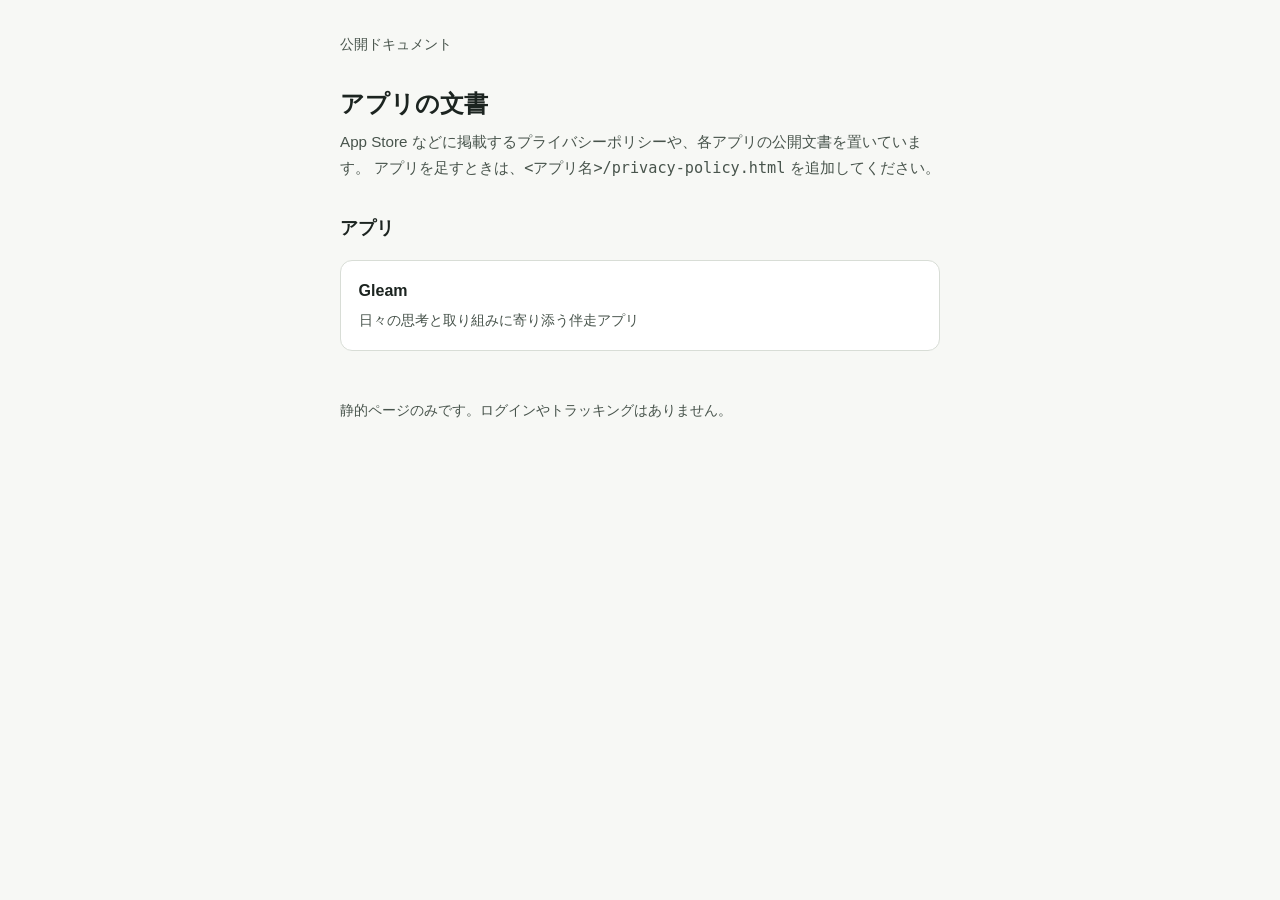
<file: index.html>
<!DOCTYPE html>
<html lang="ja">
<head>
  <meta charset="utf-8" />
  <meta name="viewport" content="width=device-width, initial-scale=1" />
  <title>アプリの公開ドキュメント</title>
  <link rel="stylesheet" href="assets/site.css" />
</head>
<body>
  <main>
    <header class="app-bar">
      <span class="brand">公開ドキュメント</span>
    </header>

    <h1>アプリの文書</h1>
    <p class="lede">
      App Store などに掲載するプライバシーポリシーや、各アプリの公開文書を置いています。
      アプリを足すときは、<code>&lt;アプリ名&gt;/privacy-policy.html</code> を追加してください。
    </p>

    <h2>アプリ</h2>
    <ul class="cards">
      <li>
        <a href="gleam/">
          <strong>Gleam</strong>
          <span>日々の思考と取り組みに寄り添う伴走アプリ</span>
        </a>
      </li>
    </ul>

    <footer>静的ページのみです。ログインやトラッキングはありません。</footer>
  </main>
</body>
</html>
</file>
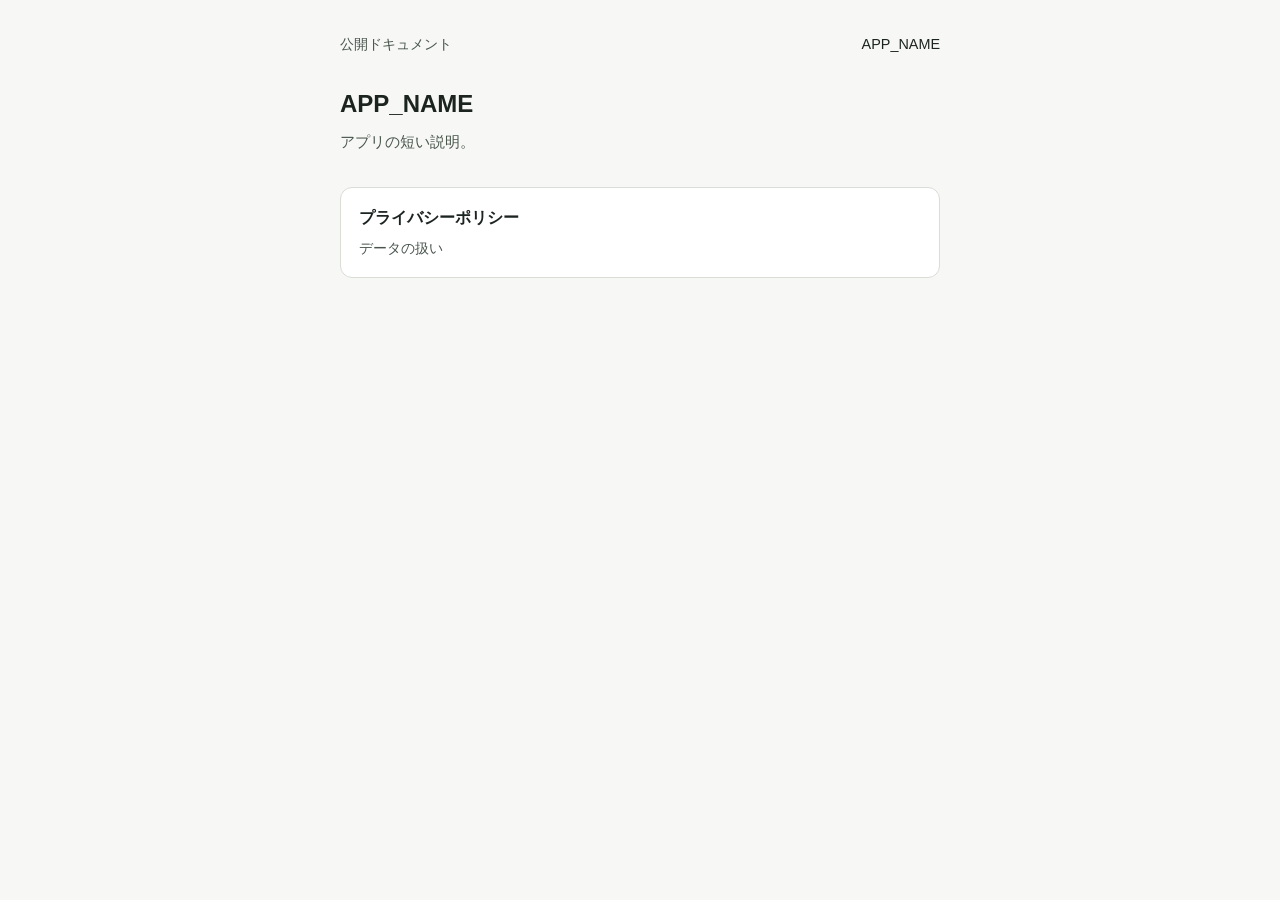
<file: _template/index.html>
<!DOCTYPE html>
<html lang="ja">
<head>
  <meta charset="utf-8" />
  <meta name="viewport" content="width=device-width, initial-scale=1" />
  <title>APP_NAME — 公開ドキュメント</title>
  <link rel="stylesheet" href="../assets/site.css" />
</head>
<body>
  <main>
    <header class="app-bar">
      <a class="brand" href="../">公開ドキュメント</a>
      <span>APP_NAME</span>
    </header>

    <h1>APP_NAME</h1>
    <p class="lede">アプリの短い説明。</p>

    <ul class="cards">
      <li>
        <a href="privacy-policy.html">
          <strong>プライバシーポリシー</strong>
          <span>データの扱い</span>
        </a>
      </li>
    </ul>
  </main>
</body>
</html>
</file>
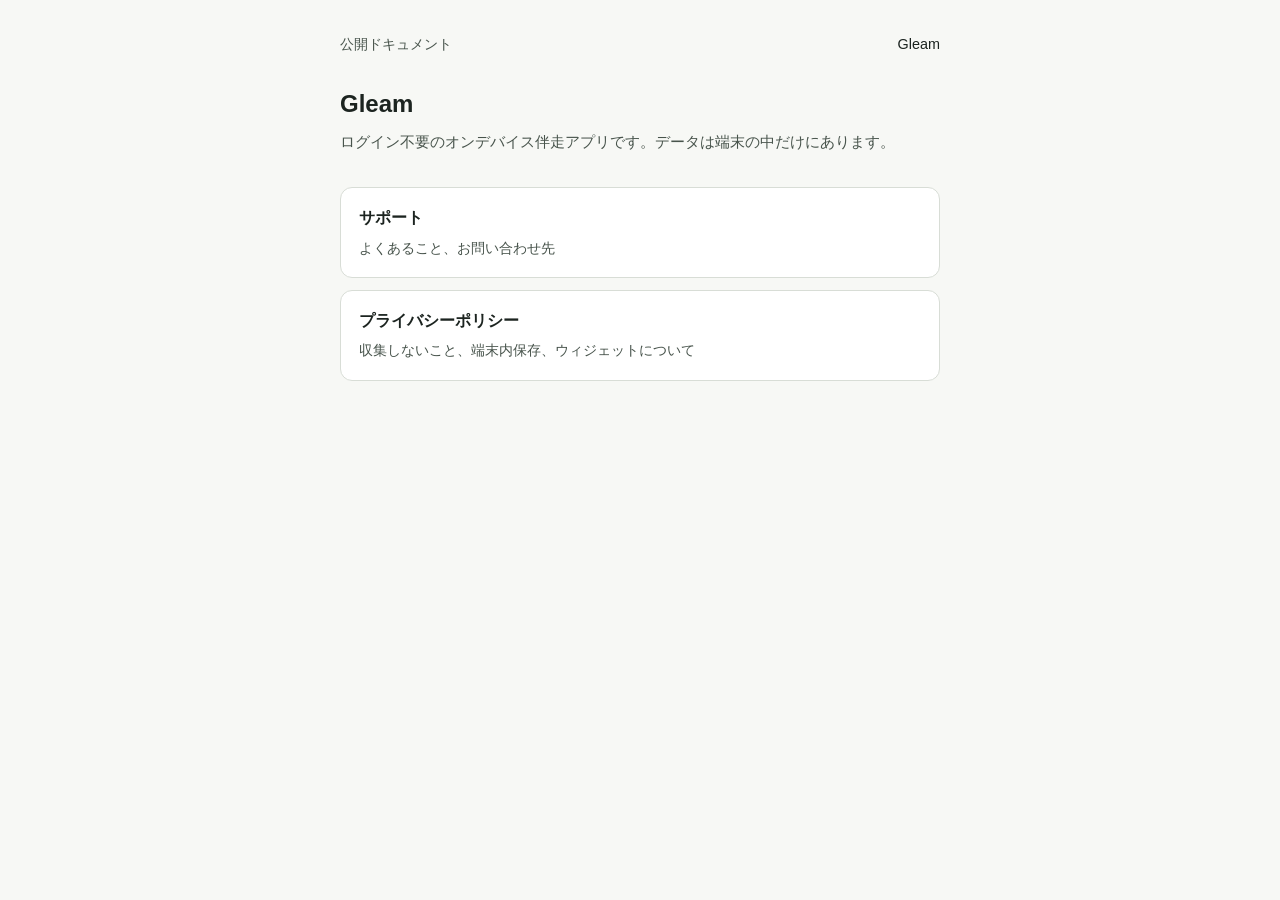
<file: gleam/index.html>
<!DOCTYPE html>
<html lang="ja">
<head>
  <meta charset="utf-8" />
  <meta name="viewport" content="width=device-width, initial-scale=1" />
  <title>Gleam — 公開ドキュメント</title>
  <link rel="stylesheet" href="../assets/site.css" />
</head>
<body>
  <main>
    <header class="app-bar">
      <a class="brand" href="../">公開ドキュメント</a>
      <span>Gleam</span>
    </header>

    <h1>Gleam</h1>
    <p class="lede">ログイン不要のオンデバイス伴走アプリです。データは端末の中だけにあります。</p>

    <ul class="cards">
      <li>
        <a href="support.html">
          <strong>サポート</strong>
          <span>よくあること、お問い合わせ先</span>
        </a>
      </li>
      <li>
        <a href="privacy-policy.html">
          <strong>プライバシーポリシー</strong>
          <span>収集しないこと、端末内保存、ウィジェットについて</span>
        </a>
      </li>
    </ul>
  </main>
</body>
</html>
</file>
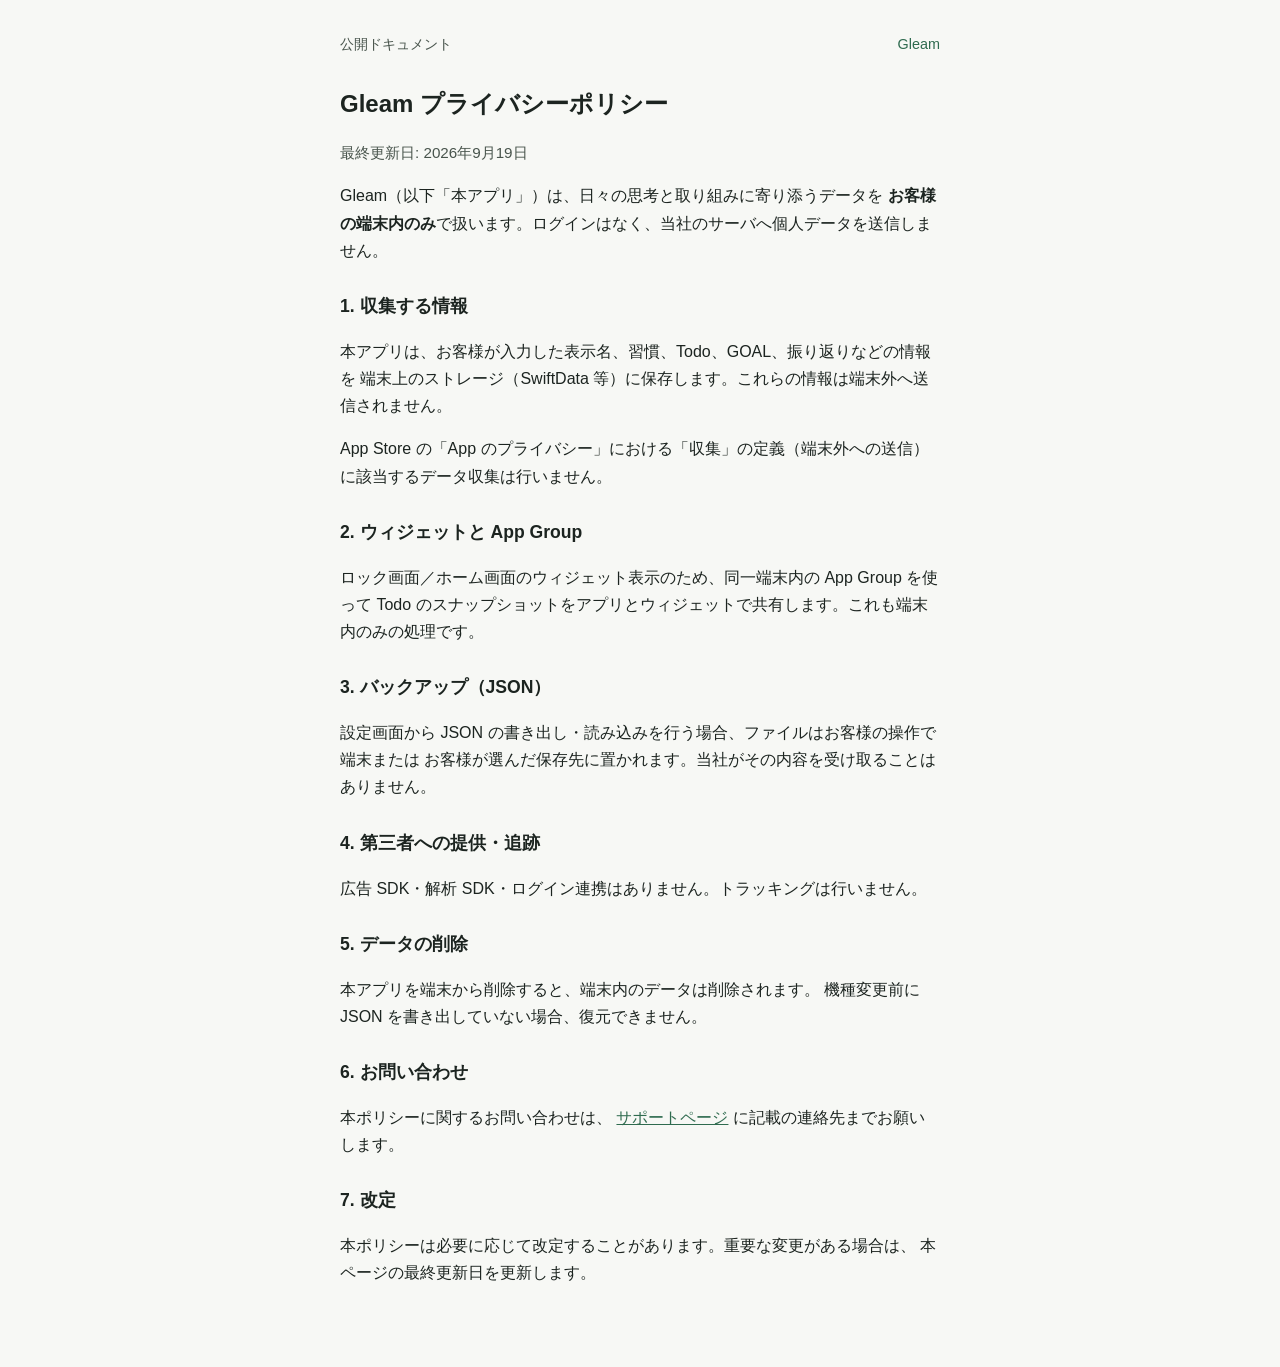
<file: privacy-policy.html>
<!DOCTYPE html>
<html lang="ja">
<head>
  <meta charset="utf-8" />
  <meta http-equiv="refresh" content="0; url=gleam/privacy-policy.html" />
  <title>Privacy Policy</title>
  <link rel="canonical" href="gleam/privacy-policy.html" />
</head>
<body>
  <p><a href="gleam/privacy-policy.html">Gleam のプライバシーポリシーへ</a></p>
</body>
</html>
</file>
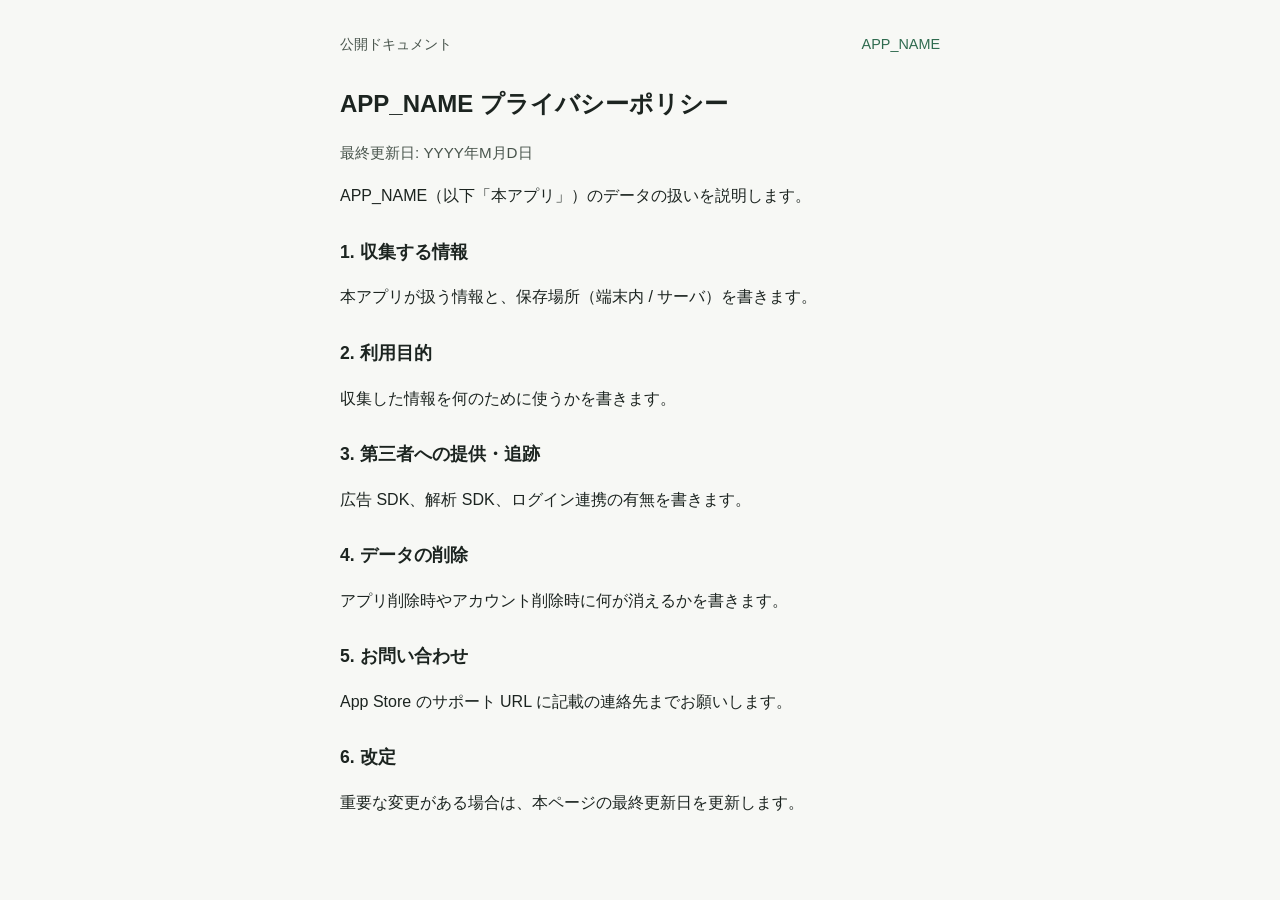
<file: _template/privacy-policy.html>
<!DOCTYPE html>
<html lang="ja">
<head>
  <meta charset="utf-8" />
  <meta name="viewport" content="width=device-width, initial-scale=1" />
  <title>APP_NAME — プライバシーポリシー</title>
  <link rel="stylesheet" href="../assets/site.css" />
</head>
<body>
  <main>
    <header class="app-bar">
      <a class="brand" href="../">公開ドキュメント</a>
      <a href="./">APP_NAME</a>
    </header>

    <h1>APP_NAME プライバシーポリシー</h1>
    <p class="meta">最終更新日: YYYY年M月D日</p>

    <p>
      APP_NAME（以下「本アプリ」）のデータの扱いを説明します。
    </p>

    <h2>1. 収集する情報</h2>
    <p>本アプリが扱う情報と、保存場所（端末内 / サーバ）を書きます。</p>

    <h2>2. 利用目的</h2>
    <p>収集した情報を何のために使うかを書きます。</p>

    <h2>3. 第三者への提供・追跡</h2>
    <p>広告 SDK、解析 SDK、ログイン連携の有無を書きます。</p>

    <h2>4. データの削除</h2>
    <p>アプリ削除時やアカウント削除時に何が消えるかを書きます。</p>

    <h2>5. お問い合わせ</h2>
    <p>App Store のサポート URL に記載の連絡先までお願いします。</p>

    <h2>6. 改定</h2>
    <p>重要な変更がある場合は、本ページの最終更新日を更新します。</p>
  </main>
</body>
</html>
</file>
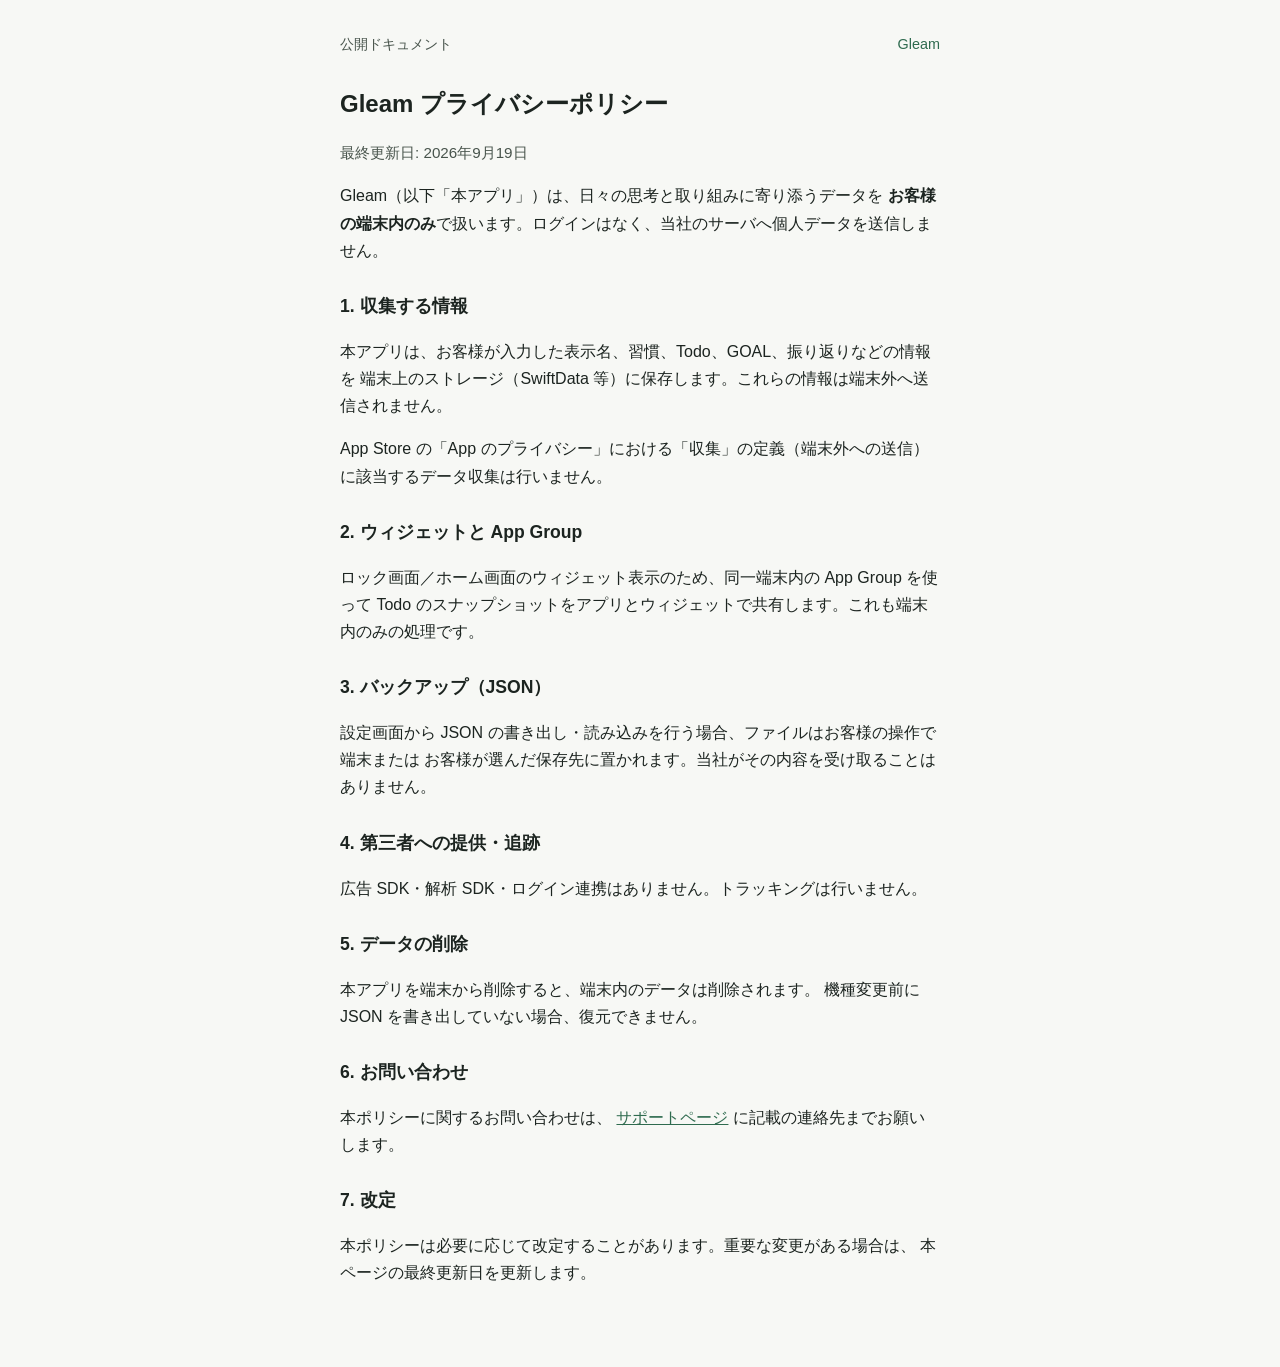
<file: gleam/privacy-policy.html>
<!DOCTYPE html>
<html lang="ja">
<head>
  <meta charset="utf-8" />
  <meta name="viewport" content="width=device-width, initial-scale=1" />
  <title>Gleam — プライバシーポリシー</title>
  <link rel="stylesheet" href="../assets/site.css" />
</head>
<body>
  <main>
    <header class="app-bar">
      <a class="brand" href="../">公開ドキュメント</a>
      <a href="./">Gleam</a>
    </header>

    <h1>Gleam プライバシーポリシー</h1>
    <p class="meta">最終更新日: 2026年9月19日</p>

    <p>
      Gleam（以下「本アプリ」）は、日々の思考と取り組みに寄り添うデータを
      <strong>お客様の端末内のみ</strong>で扱います。ログインはなく、当社のサーバへ個人データを送信しません。
    </p>

    <h2>1. 収集する情報</h2>
    <p>
      本アプリは、お客様が入力した表示名、習慣、Todo、GOAL、振り返りなどの情報を
      端末上のストレージ（SwiftData 等）に保存します。これらの情報は端末外へ送信されません。
    </p>
    <p>
      App Store の「App のプライバシー」における「収集」の定義（端末外への送信）に該当するデータ収集は行いません。
    </p>

    <h2>2. ウィジェットと App Group</h2>
    <p>
      ロック画面／ホーム画面のウィジェット表示のため、同一端末内の App Group を使って
      Todo のスナップショットをアプリとウィジェットで共有します。これも端末内のみの処理です。
    </p>

    <h2>3. バックアップ（JSON）</h2>
    <p>
      設定画面から JSON の書き出し・読み込みを行う場合、ファイルはお客様の操作で端末または
      お客様が選んだ保存先に置かれます。当社がその内容を受け取ることはありません。
    </p>

    <h2>4. 第三者への提供・追跡</h2>
    <p>
      広告 SDK・解析 SDK・ログイン連携はありません。トラッキングは行いません。
    </p>

    <h2>5. データの削除</h2>
    <p>
      本アプリを端末から削除すると、端末内のデータは削除されます。
      機種変更前に JSON を書き出していない場合、復元できません。
    </p>

    <h2>6. お問い合わせ</h2>
    <p>
      本ポリシーに関するお問い合わせは、
      <a href="support.html">サポートページ</a>
      に記載の連絡先までお願いします。
    </p>

    <h2>7. 改定</h2>
    <p>
      本ポリシーは必要に応じて改定することがあります。重要な変更がある場合は、
      本ページの最終更新日を更新します。
    </p>
  </main>
</body>
</html>
</file>
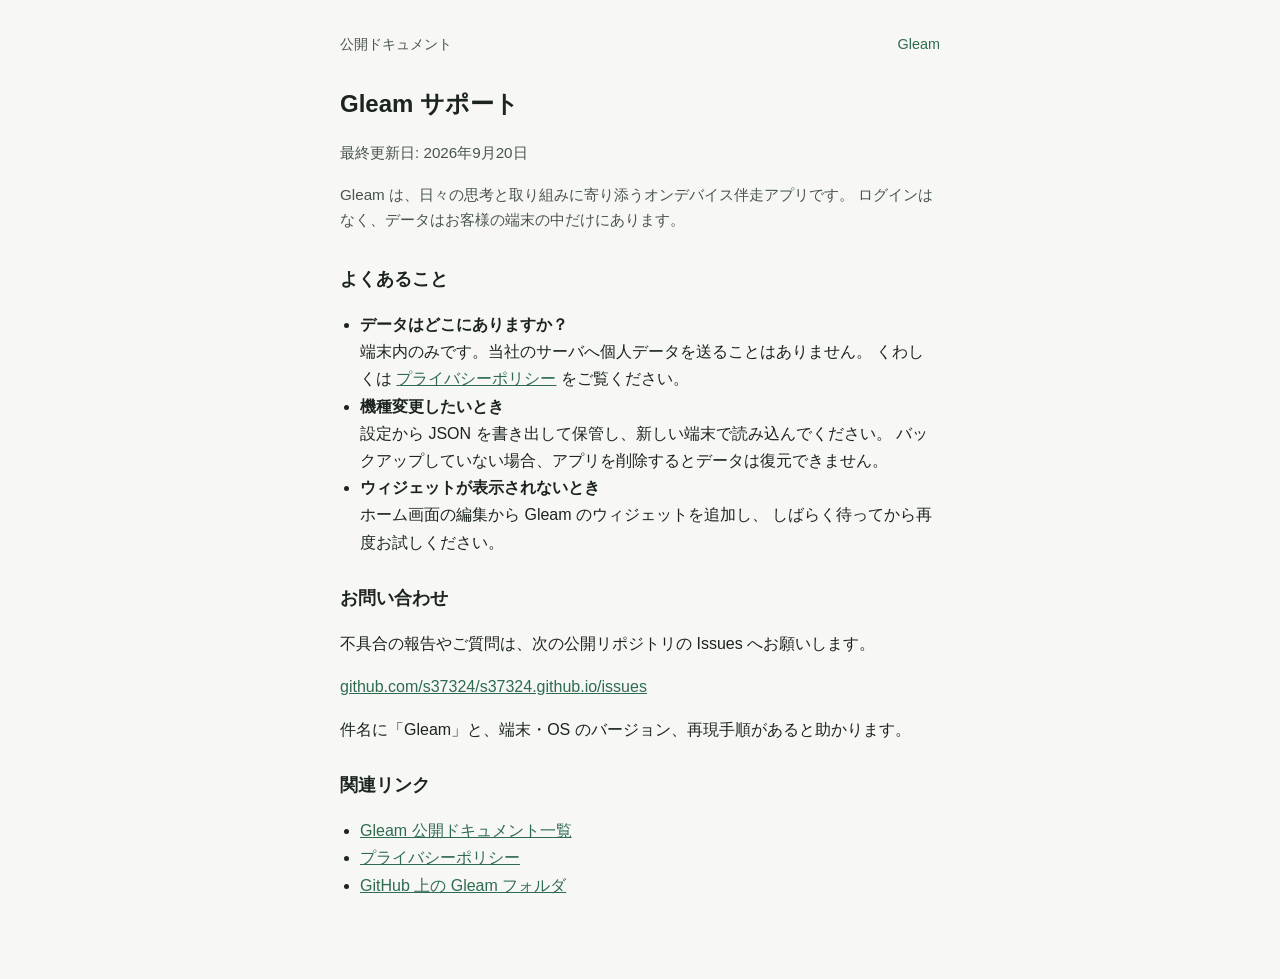
<file: gleam/support.html>
<!DOCTYPE html>
<html lang="ja">
<head>
  <meta charset="utf-8" />
  <meta name="viewport" content="width=device-width, initial-scale=1" />
  <title>Gleam — サポート</title>
  <link rel="stylesheet" href="../assets/site.css" />
</head>
<body>
  <main>
    <header class="app-bar">
      <a class="brand" href="../">公開ドキュメント</a>
      <a href="./">Gleam</a>
    </header>

    <h1>Gleam サポート</h1>
    <p class="meta">最終更新日: 2026年9月20日</p>

    <p class="lede">
      Gleam は、日々の思考と取り組みに寄り添うオンデバイス伴走アプリです。
      ログインはなく、データはお客様の端末の中だけにあります。
    </p>

    <h2>よくあること</h2>
    <ul>
      <li>
        <strong>データはどこにありますか？</strong><br />
        端末内のみです。当社のサーバへ個人データを送ることはありません。
        くわしくは
        <a href="privacy-policy.html">プライバシーポリシー</a>
        をご覧ください。
      </li>
      <li>
        <strong>機種変更したいとき</strong><br />
        設定から JSON を書き出して保管し、新しい端末で読み込んでください。
        バックアップしていない場合、アプリを削除するとデータは復元できません。
      </li>
      <li>
        <strong>ウィジェットが表示されないとき</strong><br />
        ホーム画面の編集から Gleam のウィジェットを追加し、
        しばらく待ってから再度お試しください。
      </li>
    </ul>

    <h2>お問い合わせ</h2>
    <p>
      不具合の報告やご質問は、次の公開リポジトリの Issues へお願いします。
    </p>
    <p>
      <a href="https://github.com/s37324/s37324.github.io/issues">
        github.com/s37324/s37324.github.io/issues
      </a>
    </p>
    <p>
      件名に「Gleam」と、端末・OS のバージョン、再現手順があると助かります。
    </p>

    <h2>関連リンク</h2>
    <ul>
      <li><a href="./">Gleam 公開ドキュメント一覧</a></li>
      <li><a href="privacy-policy.html">プライバシーポリシー</a></li>
      <li><a href="https://github.com/s37324/s37324.github.io/tree/main/gleam">GitHub 上の Gleam フォルダ</a></li>
    </ul>
  </main>
</body>
</html>
</file>
<file: assets/site.css>
:root {
  --ink: #1c2420;
  --muted: #48544c;
  --paper: #f7f8f5;
  --card: #ffffff;
  --line: #d8ddd6;
  --accent: #2f6b4f;
}

* { box-sizing: border-box; }

html, body {
  margin: 0;
  padding: 0;
}

body {
  font-family: "Hiragino Sans", "Hiragino Kaku Gothic ProN", "Noto Sans JP", sans-serif;
  line-height: 1.7;
  color: var(--ink);
  background: var(--paper);
}

a {
  color: var(--accent);
}

main {
  max-width: 40rem;
  margin: 0 auto;
  padding: 2rem 1.25rem 4rem;
}

header.app-bar {
  display: flex;
  justify-content: space-between;
  align-items: baseline;
  gap: 1rem;
  margin-bottom: 1.75rem;
  font-size: 0.9rem;
}

header.app-bar a {
  text-decoration: none;
}

header.app-bar .brand {
  color: var(--muted);
}

h1 {
  font-size: 1.5rem;
  margin: 0 0 0.25rem;
}

h2 {
  font-size: 1.1rem;
  margin-top: 1.75rem;
}

.meta, .lede, p, li {
  color: var(--ink);
}

.meta, .lede {
  color: var(--muted);
  font-size: 0.95rem;
}

.lede {
  margin: 0 0 2rem;
}

ul {
  padding-left: 1.25rem;
}

.cards {
  display: grid;
  gap: 0.75rem;
  padding: 0;
  list-style: none;
}

.cards a {
  display: block;
  padding: 1rem 1.1rem;
  background: var(--card);
  border: 1px solid var(--line);
  border-radius: 12px;
  text-decoration: none;
  color: inherit;
}

.cards a:hover {
  border-color: var(--accent);
}

.cards strong {
  display: block;
  margin-bottom: 0.15rem;
}

.cards span {
  color: var(--muted);
  font-size: 0.9rem;
}

footer {
  margin-top: 3rem;
  color: var(--muted);
  font-size: 0.85rem;
}
</file>
